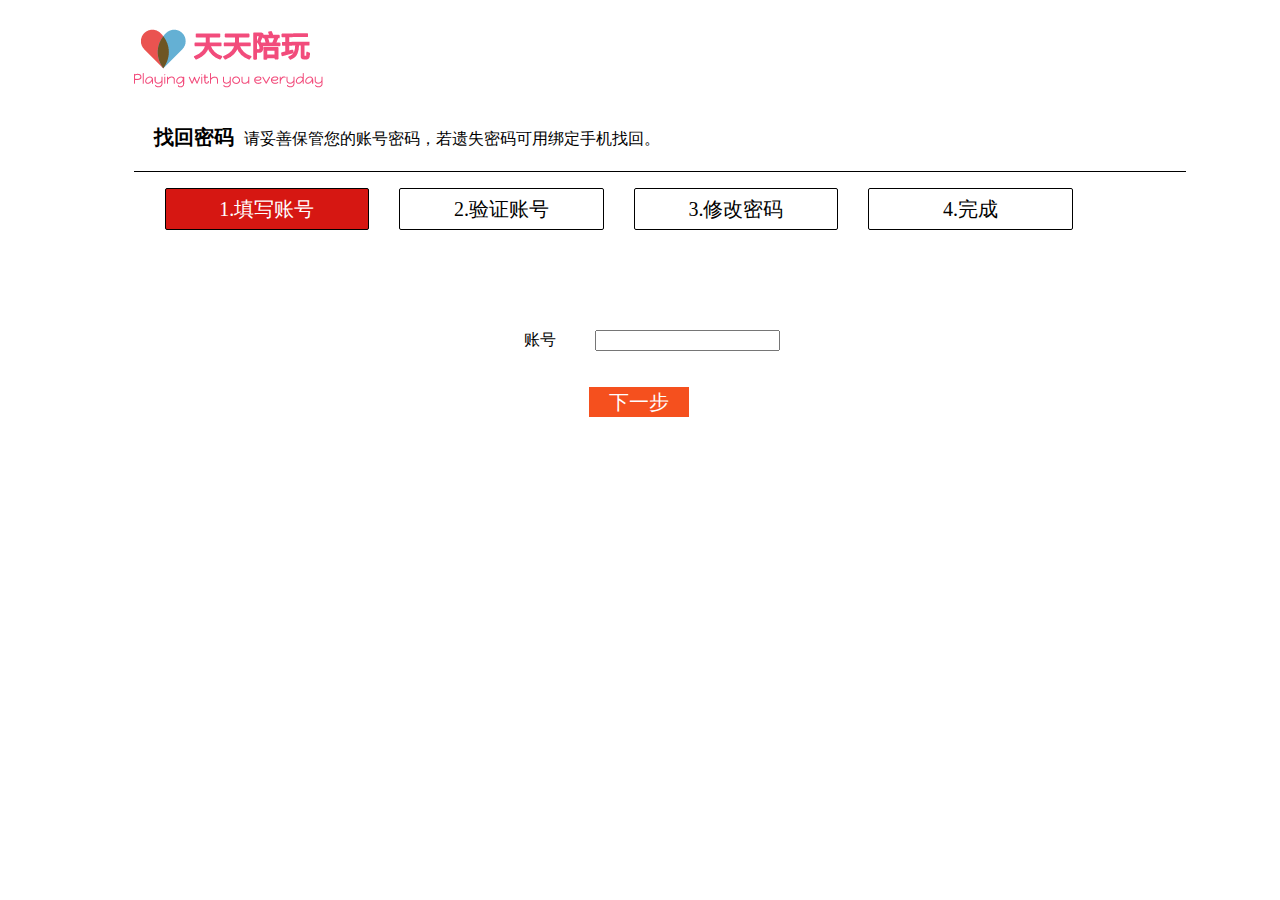
<file: web/TianTianPeiWan/public/newPage/findBack.html>
<!DOCTYPE html><!--找回密码-->
<html lang="en">
<head>
    <meta charset="UTF-8">
    <title>Title</title>
    <link rel="stylesheet" href="../css/findBack.css">
    <script src="../js/jquery-3.4.1.min.js"></script>
    <style>
        .index-head{
            width: 100%;
            height: 80px;
            background: white;
        }
        .index-logo{
            /*position: absolute;
            top: 15px;
            left: 120px;*/
            display: inline-block;
            margin-top: 16px;
            margin-left: 120px;
        }
    </style>
</head>
<body>
<div class="index-head">
    <!--logo部分-->
    <div class="index-logo">
        <a href="../page/index.html">
            <img src="../image/index-img/yuewanlogo.png" alt="">
        </a>
    </div>
</div>
<div>
    <p class="findBackWord"><b>找回密码</b><span>请妥善保管您的账号密码，若遗失密码可用绑定手机找回。</span></p>
    <div id="state">
        <div class="first one checked">1.填写账号</div>
        <div class="first two">2.验证账号</div>
        <div class="first three">3.修改密码</div>
        <div class="first four">4.完成</div>
    </div>
    <div id="first" class="middle">
        <p><span class="OP">账号</span><input type="text" id="first-input"></p>
        <button id="first-btn" class="btn">下一步</button>
    </div>
    <div id="second" class="middle">
        <p><span class="OP">手机号</span><input type="text" placeholder="请输入手机号" id="phone"></p>
        <p><span class="OP">验证码</span><input type="text" name="code" id="findBackCode">
            <input type="button" value="获取验证码" id="getCode3"></p>
        <button id="second-btn" class="btn">下一步</button>
    </div>
    <div id="third" class="middle">
        <p><span class="OP">新密码</span><input type="password" placeholder="请输入新密码" id="newPass"></p>
        <p><span class="OP">确认密码</span><input type="password" placeholder="请重复新密码" id="newPass1"><br><span id="pass-warn"></span></p>
        <button id="third-btn" class="btn">确定</button>
    </div>
    <div id="fourth" class="middle">
        <button id="fourth-btn" class="btn">请登录</button>
    </div>
</div>
</body>
<script src="../js/findBack.js"></script>
</html>
</file>
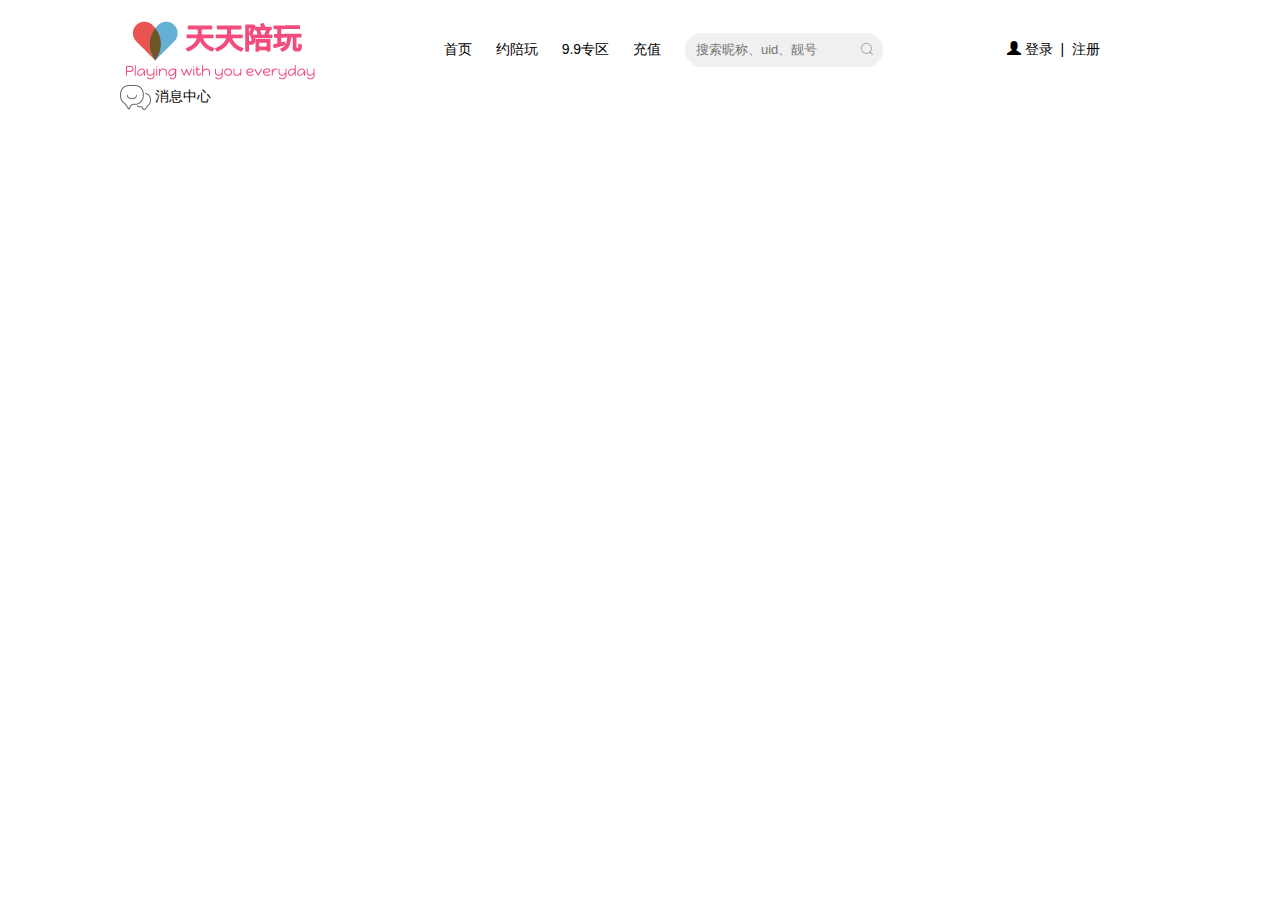
<file: web/TianTianPeiWan/public/newPage/head.html>
<!DOCTYPE html><!--头部-->
<html lang="en">
<head>
    <meta charset="UTF-8">
    <title>Title</title>
    <link rel="stylesheet" href="../util/bootstrap-3.3.7-dist/css/bootstrap.css">
    <script src="../util/bootstrap-3.3.7-dist/js/bootstrap.js"></script>
    <style>
        * {
            margin: 0;
            padding: 0;
        }
        /*头*/
        .ar:hover{
            color: #FA6543;

        }
        a{
            text-decoration: none;
            color: black;
        }
        a:hover{
            text-decoration: none;
        }
        .index-head{
            width: 100%;
            height: 80px;
            background: white;
        }
        .index-logo{
            /*position: absolute;
            top: 15px;
            left: 120px;*/
            display: inline-block;
            margin-top: 16px;
            margin-left: 120px;
        }
        .header-navigation{
            display: inline-block;/*
            border: 1px solid #000;*/
            margin-left: 120px;
        }
        .navigation-1{
            margin-right: 20px;

        }
        .header-navigation-ip{
            display: inline-block;
            position: relative;
        }
        .header-navigation-ip input{
            padding: 0 10px;
            border-radius: 25px;
            background-color: #f0f0f0;
            display: inline-block;
            line-height: 34px;
            height: 34px;
            font-size: 13px;
            border: 1px solid #f0f0f0 ;
            outline: none;
        }
        .header-navigation-ip img{
            position: absolute;
            top:10px;
            right: 10px;
            cursor: pointer;
        }
        /*尾*/
        .index-bottom{
            background-color: #535353;
            position: relative;
            width: 100%;
            float: left;
        }
        .index-bottom-box{
            width:1204px;
            margin: 0 auto;
            padding: 30px 0;
            background-color: #535353;
        }
        .bottom-box-information{
            color: #c9c9c9;
            font-size: 15px;
            margin-top: 30px;
        }
        .bottom-box-tel{
            padding-right: 30px;
            margin-left: 35px;
            border-right: #bfbfbf solid 1px;
        }
        .bottom-box-telimg{
            height: 18px;
            width: 23px;
            margin-right: 10px;
            background: url("../image/index-img/icon.png") no-repeat;
            background-position: -108px 0;
            display: inline-block;
        }
        .bottom-box-tn{
            font-size: 17px;
            margin-right: 14px;
        }
        .bottom-box-t{
            font-size: 13px;
        }
        .bottom-box-qq{
            cursor: pointer;
            padding-left: 30px;
        }
        .bottom-box-qqimg{
            margin-right: 10px;
            height: 18px;
            width: 19px;
            background: url("../image/index-img/icon.png");
            background-position: -89px 0;
        }
        .bottom-box-qqnum{
            font-size: 17px;
            margin-right: 14px;
        }
        .bottom-box-detailed{
            padding-left: 30px;
        }
        .bottom-box-detailedtime{
            font-size: 13px;
        }
        .bottom-box-but{
            margin-left: 40px;
        }
        .help{
            width: 92px;
            height: 26px;
            background-color: #3c3c3c;
            line-height: 26px;
            text-align: center;
            border: #707070 solid 1px;
            border-radius: 4px;
            margin-left: 16px;
            font-size: 13px;
            color: #bfbfbf;
        }
        .help:hover{
            color: #bfbfbf;
            background: #4D4C4C;
        }
        .bottom-box-copy{
            color: #959595;
            font-size: 12px;
            margin-top: 34px;
            text-align: center;
        }
        .fl{
            float: left;
        }
        .fr{

        }
    </style>
</head>
<body>

<!------------------头部---------------------------->
<div class="index-head">
    <!--logo部分-->
    <div class="index-logo">
        <a href="javascript:;">
            <img src="../image/index-img/yuewanlogo.png" alt="">
        </a>
    </div>
    <!--导航内容部分-->
    <div class="header-navigation">
        <a href="javascript:;" class="navigation-1 ar">首页</a>
        <a href="javascript:;" class="navigation-1 ar">约陪玩</a>
        <a href="javascript:;" class="navigation-1 ar">9.9专区</a>
        <a href="javascript:;" class="navigation-1 ar">充值</a>
        <div class="header-navigation-ip">
            <input type="text" placeholder="搜索昵称、uid、靓号">
            <img src="../image/index-img/search.png" alt="" class="search">
        </div>
    </div>
    <div class="header-navigation">
        <a class="ar" href="">
            <span class="glyphicon glyphicon-user" aria-hidden="true"></span>
            登录&nbsp;&nbsp;|&nbsp;&nbsp;注册</a>
    </div>
    <div class="header-navigation" >
        <a href="" class="ar">
            <img src="../image/index-img/message.png" alt="">
            消息中心
        </a>
    </div>
</div>
<!--------------------底部------------------------>
<!--<div class="index-bottom">
    <div class="index-bottom-box">
        <a href="javascript:;">
            <img class="fl" src="./../image/index-img/consume1.jpg" alt="">
        </a>
        <a href="javascript:;">
            <img class="fl"  src="./../image/index-img/consume2.jpg" alt="">
        </a>
        <a href="javascript:;">
            <img class="fl"  src="./../image/index-img/consume3.jpg" alt="">
        </a>
        <a href="javascript:;">
            <img class="fl"  src="./../image/index-img/consume4.jpg" alt="">
        </a>
        <div class="clearfix"></div>
        <div class="bottom-box-information">
            <div class="bottom-box-tel fl">
                <i class="bottom-box-telimg"></i>
                客服电话
                <span class="bottom-box-tn">010-68608228</span>
                <span class="bottom-box-t">咨询时间：7X24小时</span>
            </div>
            <div class="bottom-box-qq fl">
                <i class="bottom-box-qqimg"></i>
                客服QQ：
                <span class="bottom-box-qqnum">800184580</span>
            </div>
            <div class="bottom-box-detailed fl">
                <span class="bottom-box-detailedtime">咨询时间：7X24小时</span>
            </div>
            <div class="bottom-box-but fl">
                <a class="fl help" href="javascript:;">帮助中心</a>
                <a class="fl help" href="javascript:;">服务保障</a>
                <a class="fl help" href="javascript:;">关于我们</a>
            </div>
            <div class="clearfix"></div>
        </div>
        <div class="bottom-box-copy">
            京ICP备18042855号 Copyright 2014-2020 TaoLe Corporation,All Rights Reserved
            <br>
            北京陶乐科技有限公司，专业陪练为玩家提供各种热门游戏陪练陪玩服务，年轻人喜爱的游戏陪玩平台
            <br>
            地址：北京市石景山区鲁谷路74号中国瑞达大厦6层M601室
        </div>
    </div>
</div>-->
</body>
<script>

</script>
</html>
</file>
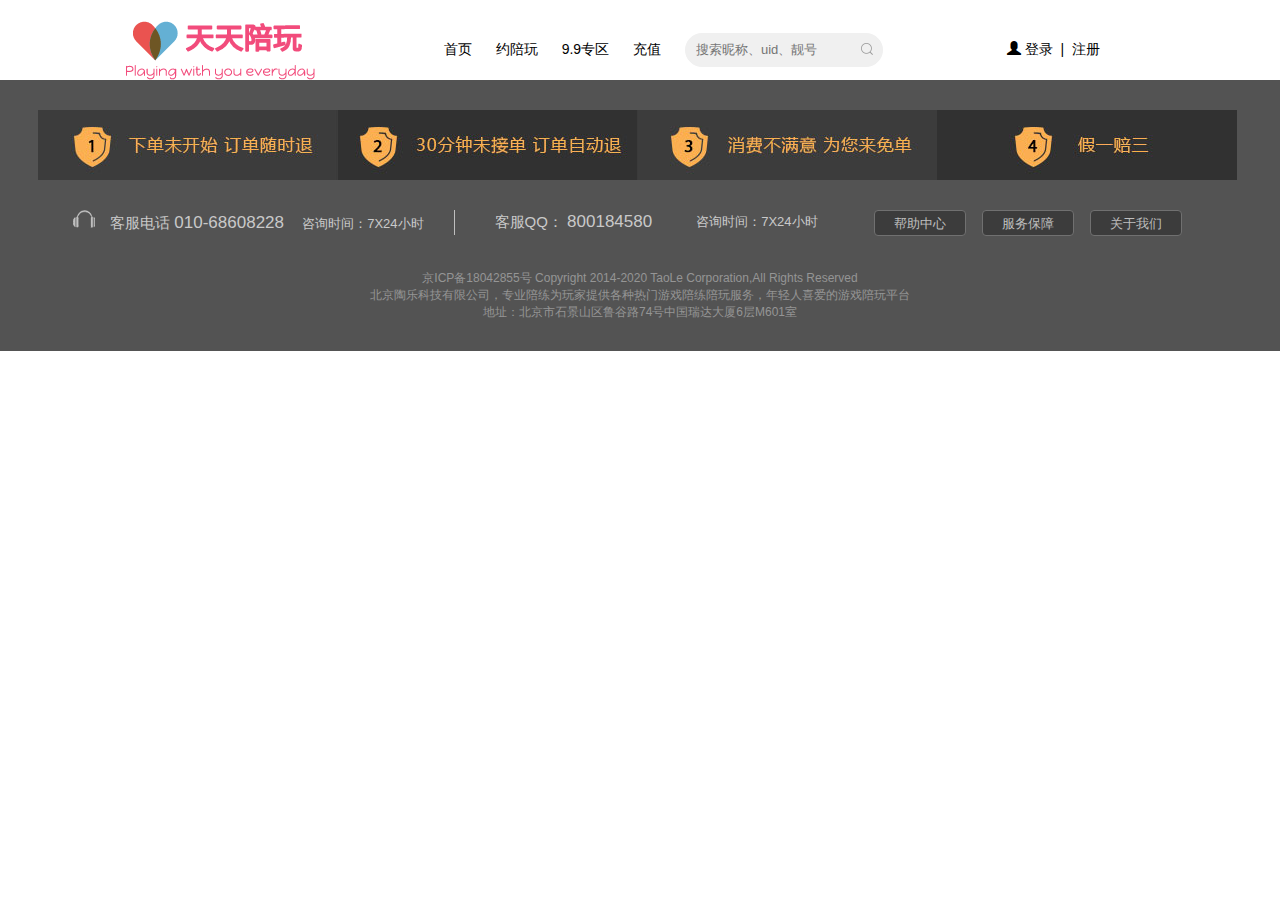
<file: web/TianTianPeiWan/public/newPage/headandfoot.html>
<!DOCTYPE html><!--头部和尾部-->
<html lang="en">
<head>
    <meta charset="UTF-8">
    <title>Title</title>
    <link rel="stylesheet" href="../util/bootstrap-3.3.7-dist/css/bootstrap.css">
    <script src="../util/bootstrap-3.3.7-dist/js/bootstrap.js"></script>
    <style>
        * {
            margin: 0;
            padding: 0;
        }
        /*头*/
        .ar:hover{
            color: #FA6543;

        }
        a{
            text-decoration: none;
            color: black;
        }
        a:hover{
            text-decoration: none;
        }
        .index-head{
            width: 100%;
            height: 80px;
            background: white;
        }
        .index-logo{
            /*position: absolute;
            top: 15px;
            left: 120px;*/
            display: inline-block;
            margin-top: 16px;
            margin-left: 120px;
        }
        .header-navigation{
            display: inline-block;/*
            border: 1px solid #000;*/
            margin-left: 120px;
        }
        .navigation-1{
            margin-right: 20px;

        }
        .header-navigation-ip{
            display: inline-block;
            position: relative;
        }
        .header-navigation-ip input{
            padding: 0 10px;
            border-radius: 25px;
            background-color: #f0f0f0;
            display: inline-block;
            line-height: 34px;
            height: 34px;
            font-size: 13px;
            border: 1px solid #f0f0f0 ;
            outline: none;
        }
        .header-navigation-ip img{
            position: absolute;
            top:10px;
            right: 10px;
            cursor: pointer;
        }
        /*尾*/
        .index-bottom{
            background-color: #535353;
            position: relative;
            width: 100%;
            float: left;
        }
        .index-bottom-box{
            width:1204px;
            margin: 0 auto;
            padding: 30px 0;
            background-color: #535353;
        }
        .bottom-box-information{
            color: #c9c9c9;
            font-size: 15px;
            margin-top: 30px;
        }
        .bottom-box-tel{
            padding-right: 30px;
            margin-left: 35px;
            border-right: #bfbfbf solid 1px;
        }
        .bottom-box-telimg{
            height: 18px;
            width: 23px;
            margin-right: 10px;
            background: url("../image/index-img/icon.png") no-repeat;
            background-position: -108px 0;
            display: inline-block;
        }
        .bottom-box-tn{
            font-size: 17px;
            margin-right: 14px;
        }
        .bottom-box-t{
            font-size: 13px;
        }
        .bottom-box-qq{
            cursor: pointer;
            padding-left: 30px;
        }
        .bottom-box-qqimg{
            margin-right: 10px;
            height: 18px;
            width: 19px;
            background: url("../image/index-img/icon.png");
            background-position: -89px 0;
        }
        .bottom-box-qqnum{
            font-size: 17px;
            margin-right: 14px;
        }
        .bottom-box-detailed{
            padding-left: 30px;
        }
        .bottom-box-detailedtime{
            font-size: 13px;
        }
        .bottom-box-but{
            margin-left: 40px;
        }
        .help{
            width: 92px;
            height: 26px;
            background-color: #3c3c3c;
            line-height: 26px;
            text-align: center;
            border: #707070 solid 1px;
            border-radius: 4px;
            margin-left: 16px;
            font-size: 13px;
            color: #bfbfbf;
        }
        .help:hover{
            color: #bfbfbf;
            background: #4D4C4C;
        }
        .bottom-box-copy{
            color: #959595;
            font-size: 12px;
            margin-top: 34px;
            text-align: center;
        }
        .fl{
            float: left;
        }
        .fr{

        }
    </style>
</head>
<body>

<!------------------头部---------------------------->
<div class="index-head">
    <!--logo部分-->
    <div class="index-logo">
        <a href="javascript:;">
            <img src="../image/index-img/yuewanlogo.png" alt="">
        </a>
    </div>
    <!--导航内容部分-->
    <div class="header-navigation">
        <a href="javascript:;" class="navigation-1 ar">首页</a>
        <a href="javascript:;" class="navigation-1 ar">约陪玩</a>
        <a href="javascript:;" class="navigation-1 ar">9.9专区</a>
        <a href="javascript:;" class="navigation-1 ar">充值</a>
        <div class="header-navigation-ip">
            <input type="text" placeholder="搜索昵称、uid、靓号">
            <img src="../image/index-img/search.png" alt="" class="search">
        </div>
    </div>
    <div class="header-navigation">
        <a class="ar" href="">
            <span class="glyphicon glyphicon-user" aria-hidden="true"></span>
            登录&nbsp;&nbsp;|&nbsp;&nbsp;注册</a>
    </div>
    <div class="header-navigation" >
        <a href="" class="ar">
            <img src="../image/index-img/message.png" alt="">
            消息中心
        </a>
    </div>
</div>
<!--------------------底部------------------------>
<div class="index-bottom">
    <div class="index-bottom-box">
        <a href="javascript:;">
            <img class="fl" src="../image/index-img/consume1.jpg" alt="">
        </a>
        <a href="javascript:;">
            <img class="fl" src="../image/index-img/consume2.jpg" alt="">
        </a>
        <a href="javascript:;">
            <img class="fl" src="../image/index-img/consume3.jpg" alt="">
        </a>
        <a href="javascript:;">
            <img class="fl" src="../image/index-img/consume4.jpg" alt="">
        </a>
        <div class="clearfix"></div>
        <div class="bottom-box-information">
            <div class="bottom-box-tel fl">
                <i class="bottom-box-telimg"></i>
                客服电话
                <span class="bottom-box-tn">010-68608228</span>
                <span class="bottom-box-t">咨询时间：7X24小时</span>
            </div>
            <div class="bottom-box-qq fl">
                <i class="bottom-box-qqimg"></i>
                客服QQ：
                <span class="bottom-box-qqnum">800184580</span>
            </div>
            <div class="bottom-box-detailed fl">
                <span class="bottom-box-detailedtime">咨询时间：7X24小时</span>
            </div>
            <div class="bottom-box-but fl">
                <a class="fl help" href="javascript:;">帮助中心</a>
                <a class="fl help" href="javascript:;">服务保障</a>
                <a class="fl help" href="javascript:;">关于我们</a>
            </div>
            <div class="clearfix"></div>
        </div>
        <div class="bottom-box-copy">
            京ICP备18042855号 Copyright 2014-2020 TaoLe Corporation,All Rights Reserved
            <br>
            北京陶乐科技有限公司，专业陪练为玩家提供各种热门游戏陪练陪玩服务，年轻人喜爱的游戏陪玩平台
            <br>
            地址：北京市石景山区鲁谷路74号中国瑞达大厦6层M601室
        </div>
    </div>
</div>
</body>
<script>

</script>
</html>
</file>
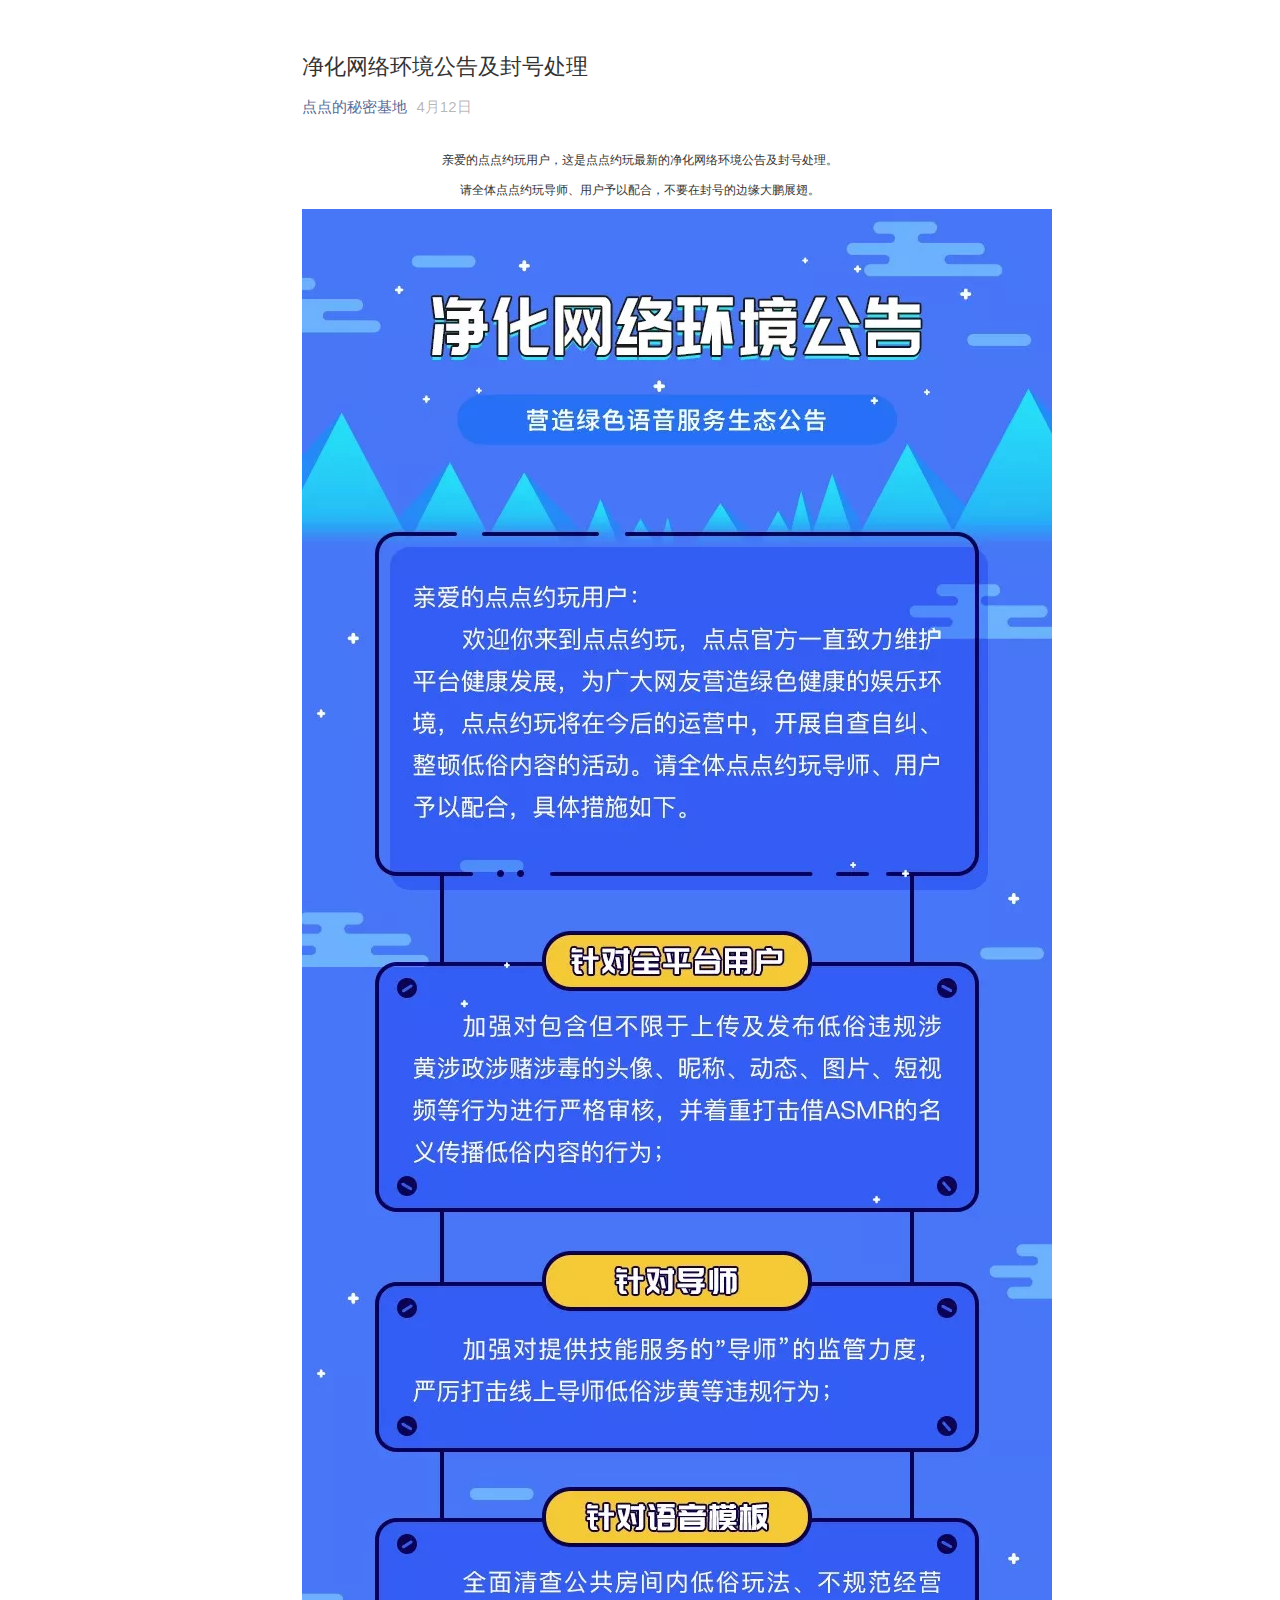
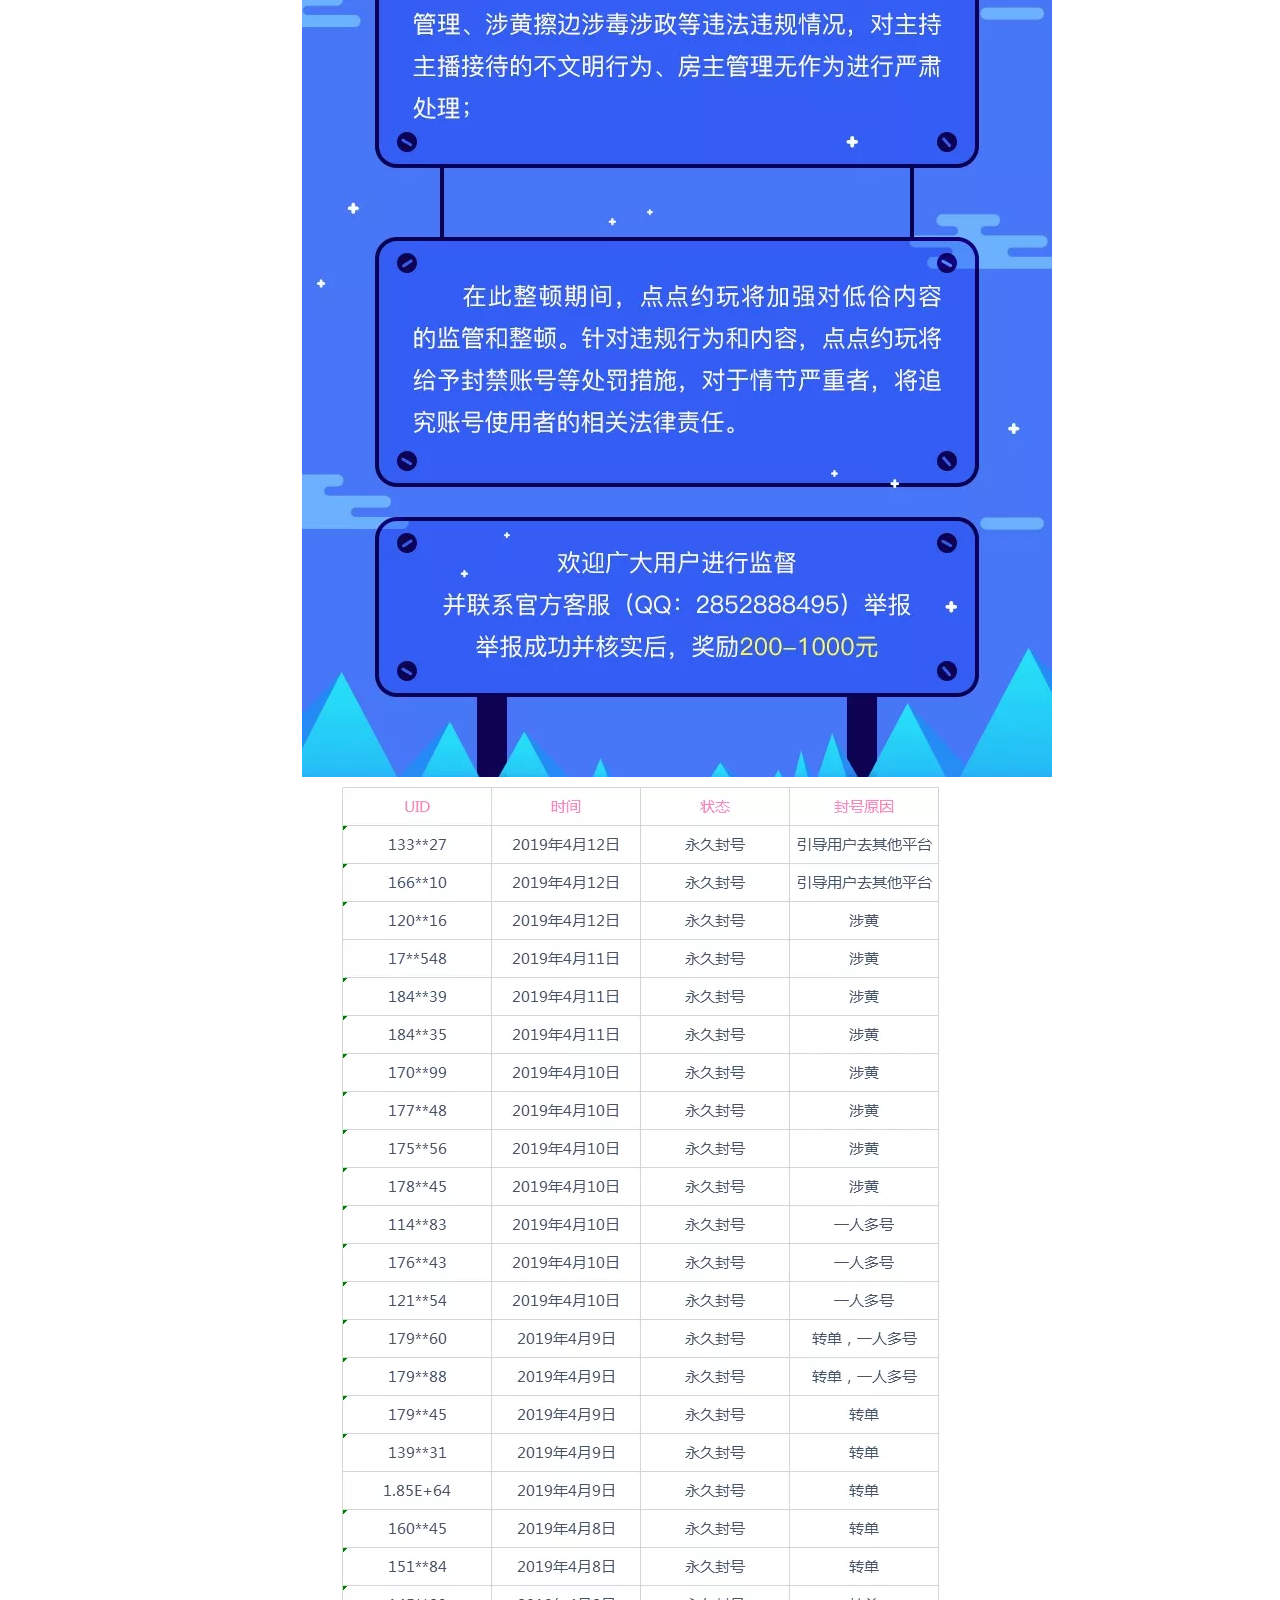
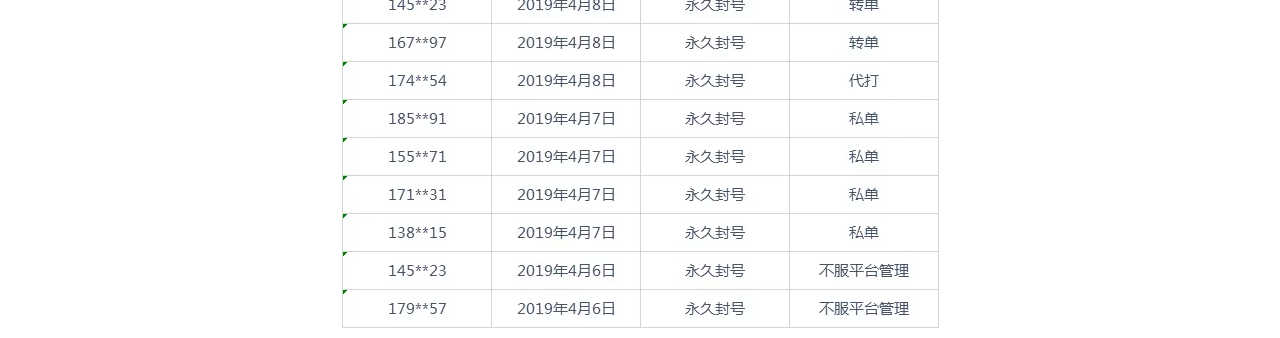
<file: web/TianTianPeiWan/public/newPage/Notice.html>
<!DOCTYPE html><!--提示信息-->
<html lang="en">
<head>
    <meta charset="UTF-8">
    <title>Title</title>
    <link rel="stylesheet" href="../util/bootstrap-3.3.7-dist/css/bootstrap.css">
    <link rel="stylesheet" href="../css/Notice.css">
    <script src="../util/bootstrap-3.3.7-dist/js/bootstrap.js"></script>
</head>
<body>
    <div class="container-fluid">
        <div class="row">
            <div class="notice-box">
                <h2 class="notice-box-title">



                    净化网络环境公告及封号处理
                </h2>
                <div class="notice-box-content">
                    <span class="box-content-span">
                        <a href="javascript:;">
                        点点的秘密基地                      </a>
                    </span>
                    <em class="box-content-em">4月12日</em>
                </div>
                <div class="notice-box-inn">
                    <p class="textcenter">
                        <span class="fontsize12">亲爱的点点约玩用户，这是点点约玩最新的净化网络环境公告及封号处理。</span>
                    </p>
                    <p class="textcenter">
                        <span class="fontsize12">请全体点点约玩导师、用户予以配合，不要在封号的边缘大鹏展翅。</span>
                    </p>
                    <p class="textcenter">
                        <img src="../image/index-img/640.jpg" alt="">
                    </p>
                    <p class="textcenter">
                        <img src="../image/index-img/641.jpg" alt="">
                    </p>
                </div>
            </div>
        </div>
    </div>
</body>
<script>

</script>
</html>
</file>
<file: web/TianTianPeiWan/public/css/findBack.css>
.checked {
  background-color: #d61712;
  color: white;
}
.first {
  width: 20%;
  margin-left: 3%;
  height: 40px;
  line-height: 40px;
  font-size: 20px;
  border: 0.5px solid black;
  float: left;
  text-align: center;
  border-radius: 2px ;
}
#state {
  overflow: hidden;
  width: 80%;
  margin-left: 10%;
}
.OP {
  display: inline-block;
  width: 100px;
  text-align: center;
  margin-right: 5px;
}
.findBackWord {
  width: 80% ;
  margin-left: 10%;
  border-bottom: 0.2px solid black;
  padding: 20px;
}
b {
  display: inline-block;
  margin-right: 10px;
  font-size: 20px;
}
#findBackCode {
  width: 80px;
}
.middle {
  width: 300px;
  position: relative;
  left: 50%;
  margin-left: -150px;
  margin-top: 100px;
}
#second {
  display: none;
}
#third {
  display: none;
}
#fourth {
  display: none;
}
.btn {
  margin-left: 33%;
  margin-top: 20px;
  display: inline-block;
  width: 100px;
  height: 30px;
  background: #f5501e;
  font-size: 20px;
  color: white;
  border: none;
}
/*# sourceMappingURL=findBack.css.map */
</file>
<file: web/TianTianPeiWan/public/css/Notice.css>
* {
  margin: 0;
  padding: 0;
}
a {
  color: #576b95;
  text-decoration: none;
}
a:hover {
  color: #576b95;
  text-decoration: none;
}
.notice-box {
  padding-top: 32px;
  max-width: 677px;
  margin-left: auto;
  margin-right: auto;
}
.notice-box-title {
  font-size: 22px;
  line-height: 1.4;
  margin-bottom: 14px;
}
.notice-box-content {
  position: relative;
  margin-bottom: 22px;
  line-height: 20px;
  font-size: 0;
  word-wrap: break-word;
  word-break: break-all;
}
.box-content-span {
  position: relative;
  display: inline-block;
  vertical-align: middle;
  margin: 0 10px 10px 0;
  font-size: 15px;
  -webkit-tap-highlight-color: rgba(0, 0, 0, 0);
}
.box-content-em {
  font-style: normal;
  color: rgba(0, 0, 0, 0.3);
  display: inline-block;
  vertical-align: middle;
  margin: 0 10px 10px 0;
  font-size: 15px;
}
.textcenter {
  text-align: center;
}
.fontsize12 {
  font-size: 12px;
}
/*# sourceMappingURL=Notice.css.map */
</file>
